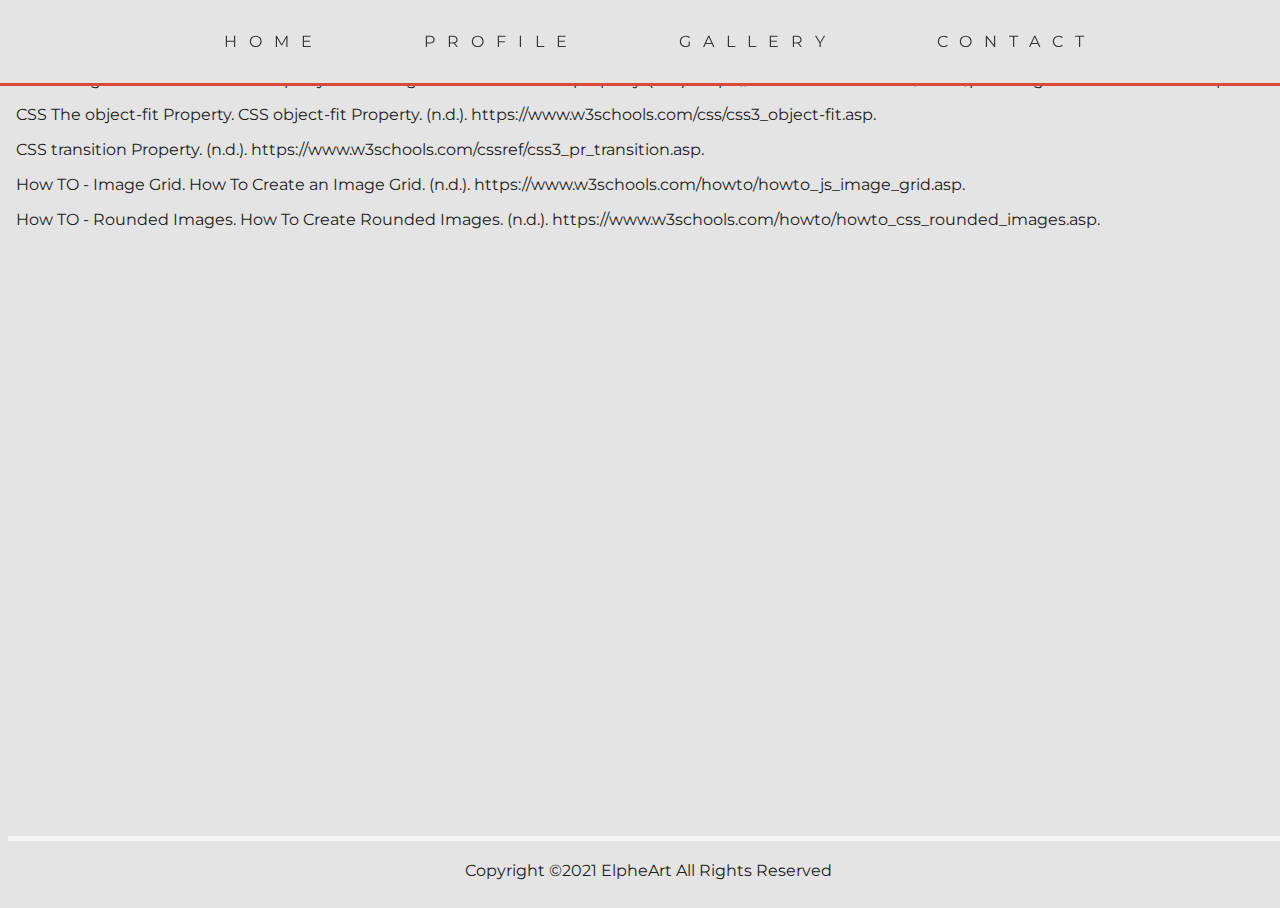
<file: citations.html>
<!DOCTYPE html>
<html lang="en">

<head>
  <meta charset="utf-8">
  <title> Citations </title>
  <link rel="preconnect" href="https://fonts.gstatic.com">
  <link href="https://fonts.googleapis.com/css2?family=Montserrat&display=swap" rel="stylesheet">
  <link rel="stylesheet" href="https://cdnjs.cloudflare.com/ajax/libs/font-awesome/4.7.0/css/font-awesome.min.css">
  <meta name="viewport" content="user-scalable=no, initial-scale=1, maximum-scale=1, minimum-scale=1, width=device-width, height=device-height, target-densitydpi=medium-dpi">
  <link href="css/main.css" rel="stylesheet">
</head>

<body>
  <div class="nav-container">
    <nav class="nav-bar" role="navigation">
      <ul>
        <li>
          <a href="index.html" class="nav-button">Home</a>
        </li>
        <li>
          <a href="about.html" class="nav-button">Profile</a>
        </li>
        <li>
          <a href="works.html" class="nav-button">Gallery</a>
        </li>
        <li>
          <a href="contact.html" class="nav-button">Contact</a>
        </li>
      </ul>
    </nav>
  </div>

  <section class="citation-list">
    <p>Spittles, C. (2012, September 28). css3 transition animation on load? Stack Overflow. https://stackoverflow.com/questions/6805482/css3-transition-animation-on-load. </p>
    <p>CSS background-attachment Property. CSS background-attachment property. (n.d.). https://www.w3schools.com/cssref/pr_background-attachment.asp. </p>
    <p>CSS The object-fit Property. CSS object-fit Property. (n.d.). https://www.w3schools.com/css/css3_object-fit.asp. </p>
    <p>CSS transition Property. (n.d.). https://www.w3schools.com/cssref/css3_pr_transition.asp. </p>
    <p>How TO - Image Grid. How To Create an Image Grid. (n.d.). https://www.w3schools.com/howto/howto_js_image_grid.asp. </p>
    <p>How TO - Rounded Images. How To Create Rounded Images. (n.d.). https://www.w3schools.com/howto/howto_css_rounded_images.asp. </p>
  </section>

  <footer id="footer">
    <div class="footer-container">
      <div class="copyright">
        <p>Copyright ©2021 ElpheArt All Rights Reserved</p>
      </div>
    </div>
  </footer>
</body>

</html>
</file>
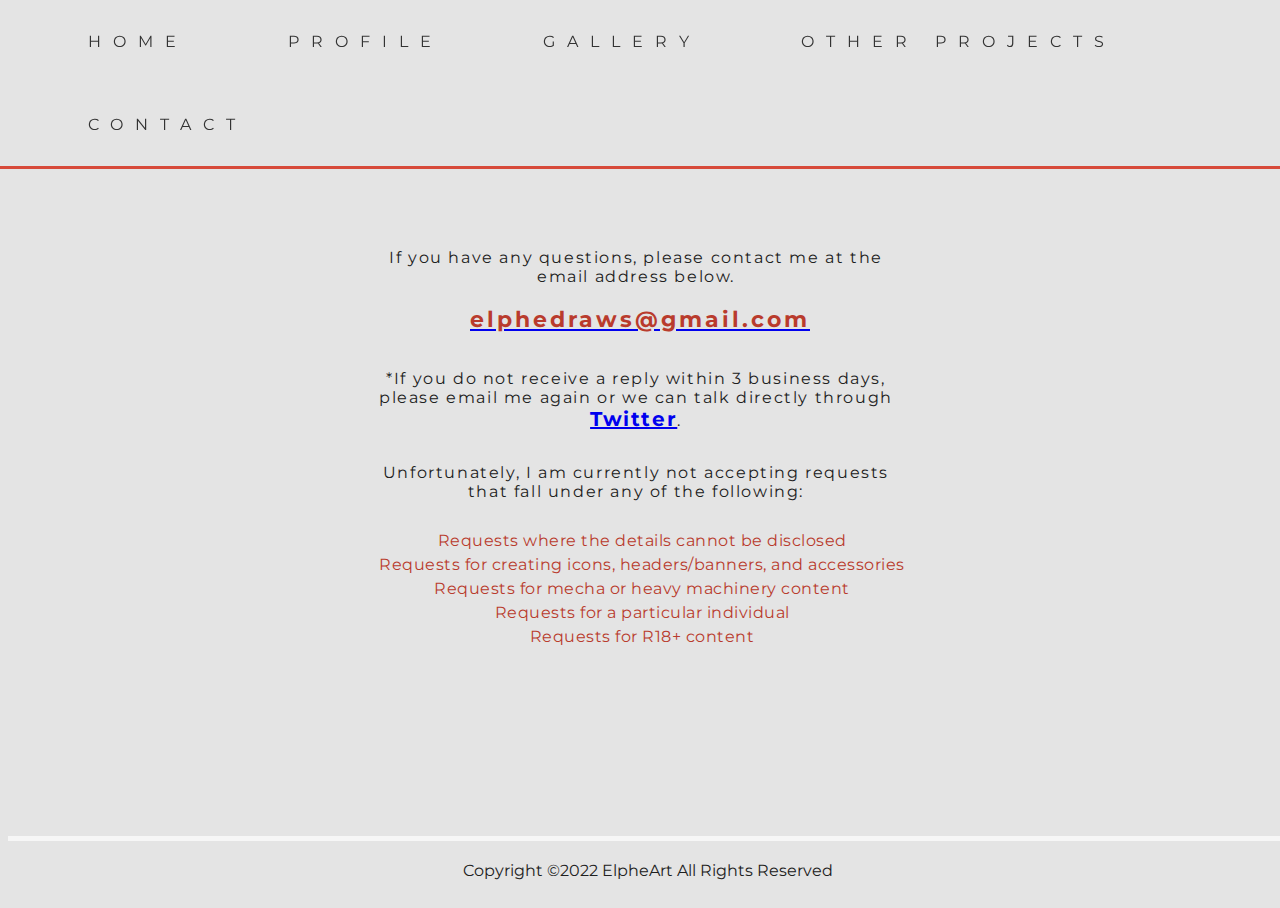
<file: contact.html>
<!DOCTYPE html>
<html lang="en">

<head>
  <meta charset="utf-8">
  <title> Contact </title>
  <link rel="preconnect" href="https://fonts.gstatic.com">
  <link href="https://fonts.googleapis.com/css2?family=Montserrat&display=swap" rel="stylesheet">
  <link rel="stylesheet" href="https://cdnjs.cloudflare.com/ajax/libs/font-awesome/4.7.0/css/font-awesome.min.css">
  <meta name="viewport" content="user-scalable=no, initial-scale=1, maximum-scale=1, minimum-scale=1, width=device-width, height=device-height, target-densitydpi=medium-dpi">
  <link href="css/main.css" rel="stylesheet">
</head>

<body>
  <div class="nav-container">
    <nav class="nav-bar">
      <ul>
        <li>
          <a href="index.html" class="nav-button">Home</a>
        </li>
        <li>
          <a href="about.html" class="nav-button">Profile</a>
        </li>
        <li>
          <a href="works.html" class="nav-button">Gallery</a>
        </li>
        <li>
          <a href="otherworks.html" class="nav-button">Other Projects</a>
        </li>
        <li>
          <a href="contact.html" class="nav-button">Contact</a>
        </li>
      </ul>
    </nav>
  </div>

  <section class="contact-container" id="contact">
    <div class="contact-content">
      <div class="contact-header">
        <h1>CONTACT</h1>
      </div>
      <div class="contact-text">
        <p class="contact-text-content">If you have any questions, please contact me at the email address below.</p>
        <a href="mailto:elphedraws@gmail.com"><p class="contact-text-email">elphedraws@gmail.com</p></a>
        <p class="contact-text-content"></p>
        <p class="contact-text-content">*If you do not receive a reply within 3 business days, please email me again or we can talk directly through
          <a class="twitter-link" href="https://twitter.com/ArtElphe">Twitter</a>.</p>
        <p class="contact-text-content" id="contentsplit">Unfortunately, I am currently not accepting requests that fall under any of the following:</p>
        <ul>
          <li>Requests where the details cannot be disclosed</li>
          <li>Requests for creating icons, headers/banners, and accessories</li>
          <li>Requests for mecha or heavy machinery content</li>
          <li>Requests for a particular individual</li>
          <li>Requests for R18+ content</li>
        </ul>
      </div>
    </div>
  </section>

  <footer id="footer">
    <div class="footer-container" id="footercontact">
      <div class="copyright">
        <p>Copyright ©2022 ElpheArt All Rights Reserved</p>
      </div>
    </div>
  </footer>
</body>

</html>
</file>
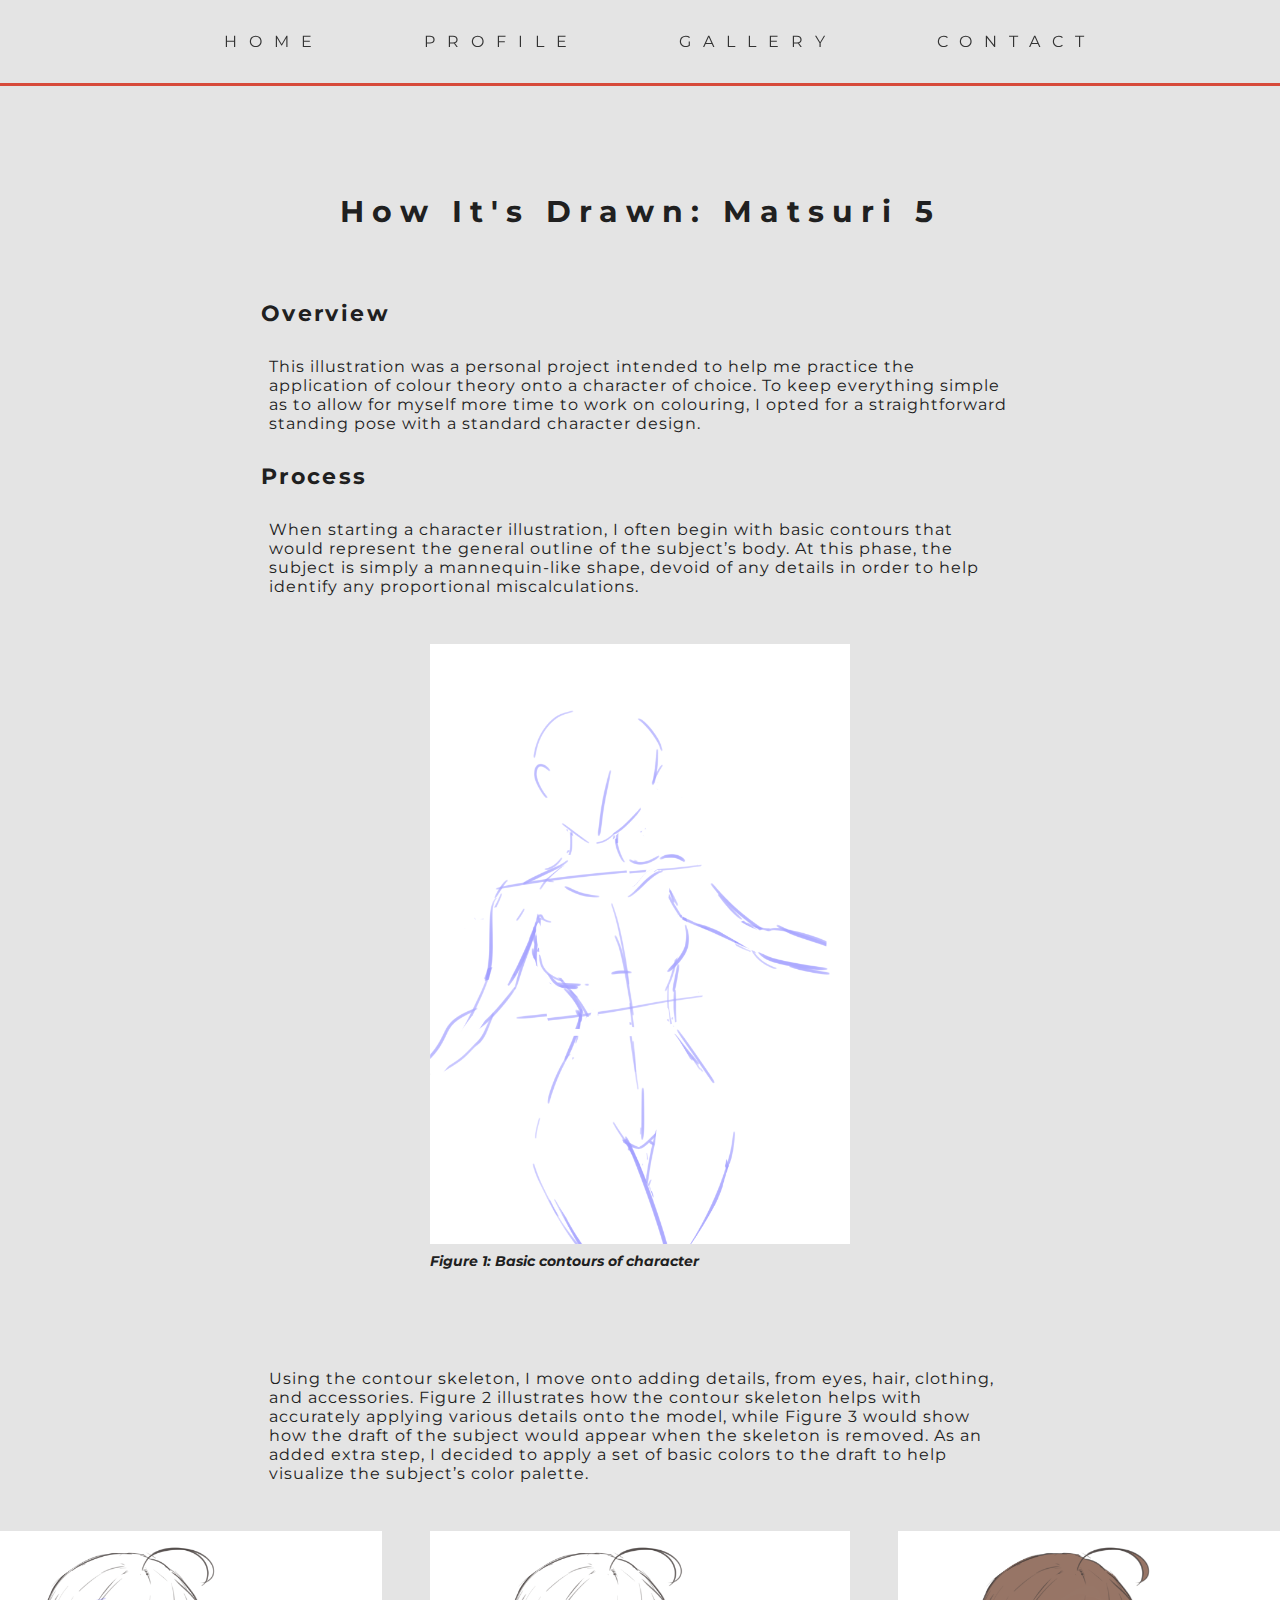
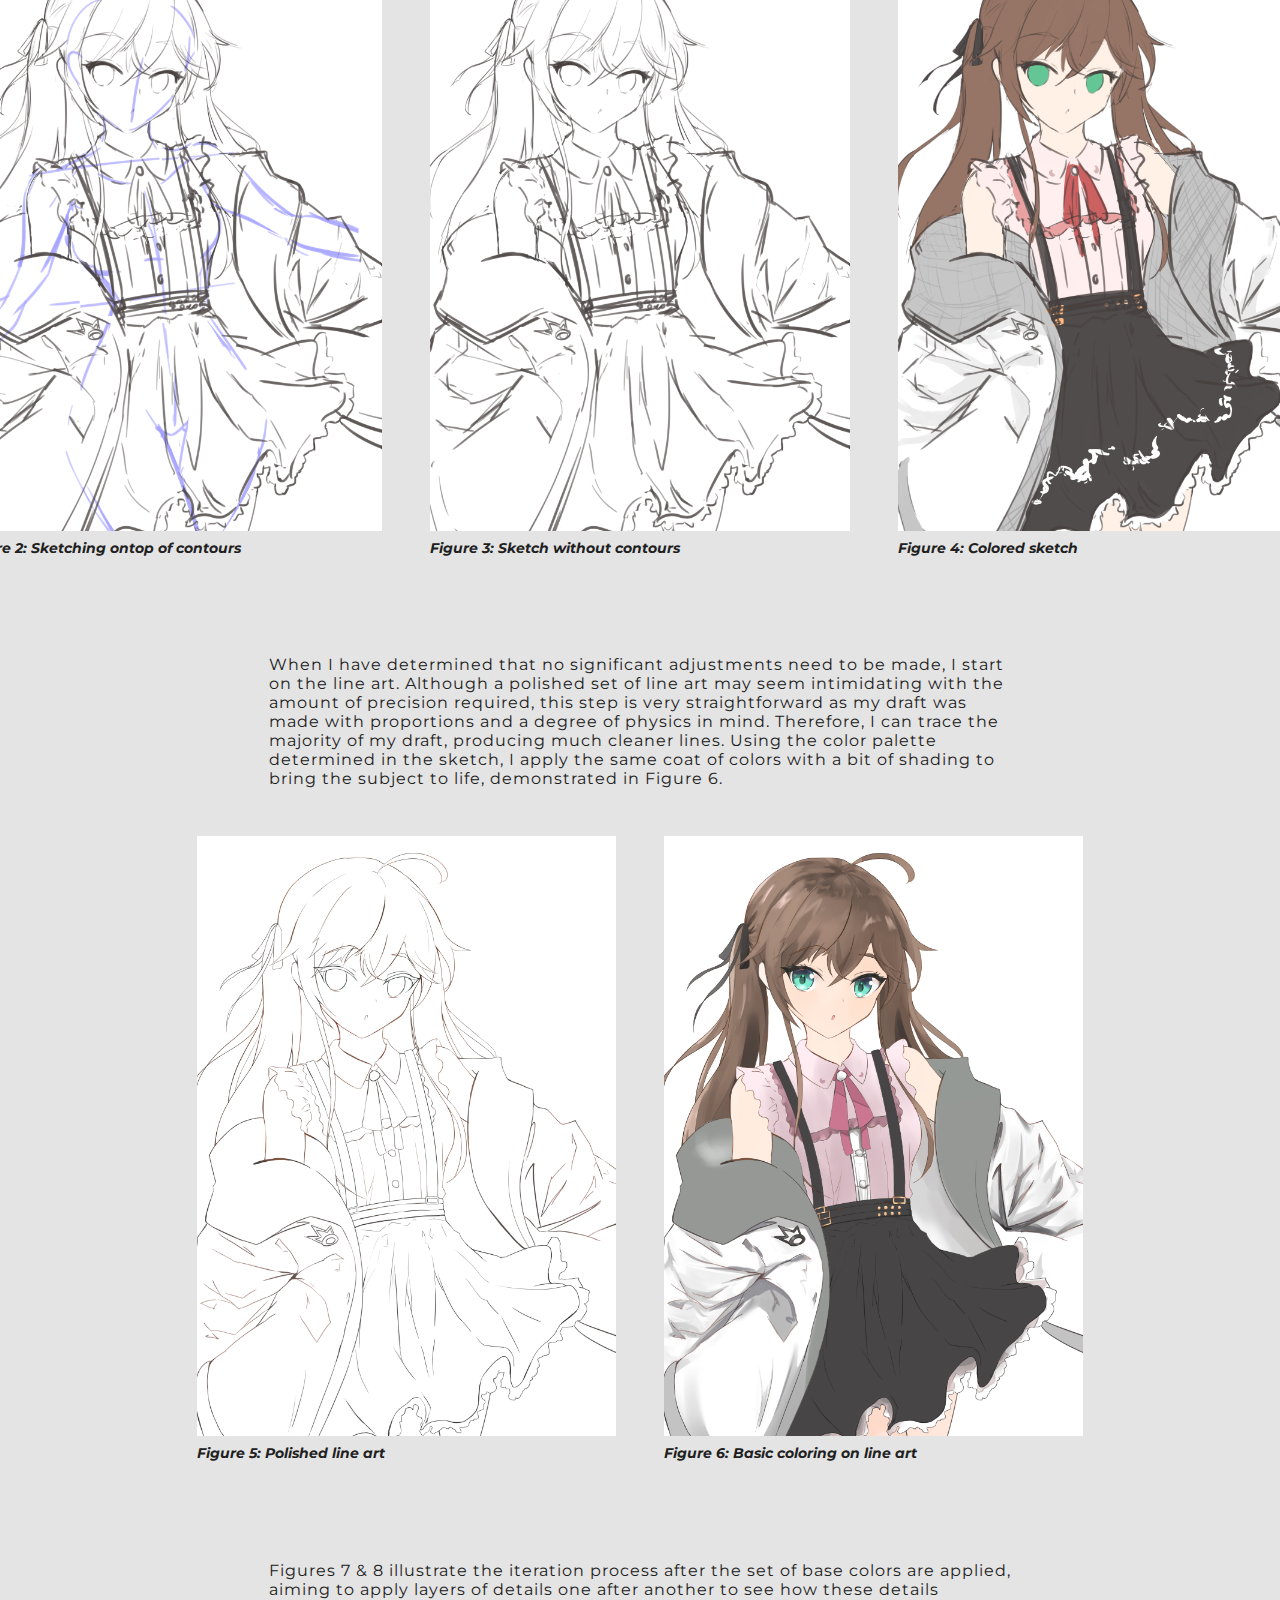
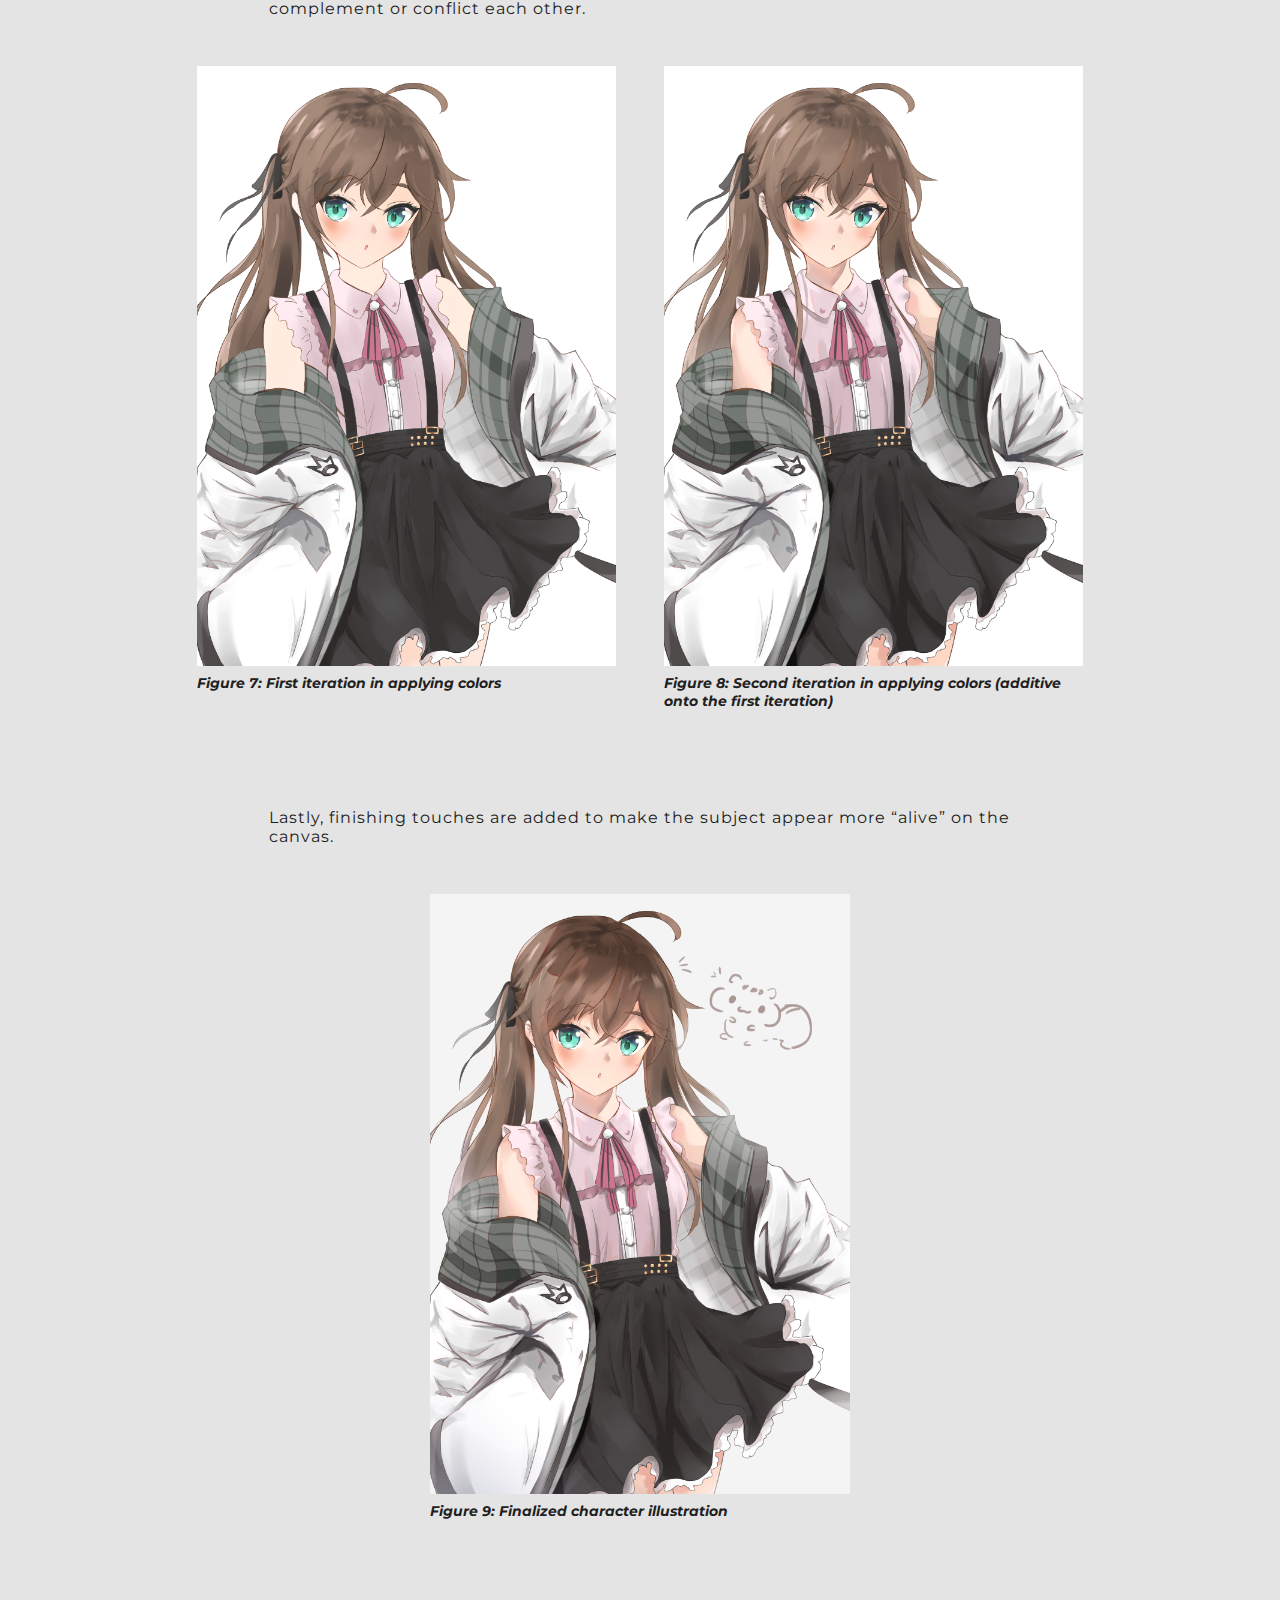
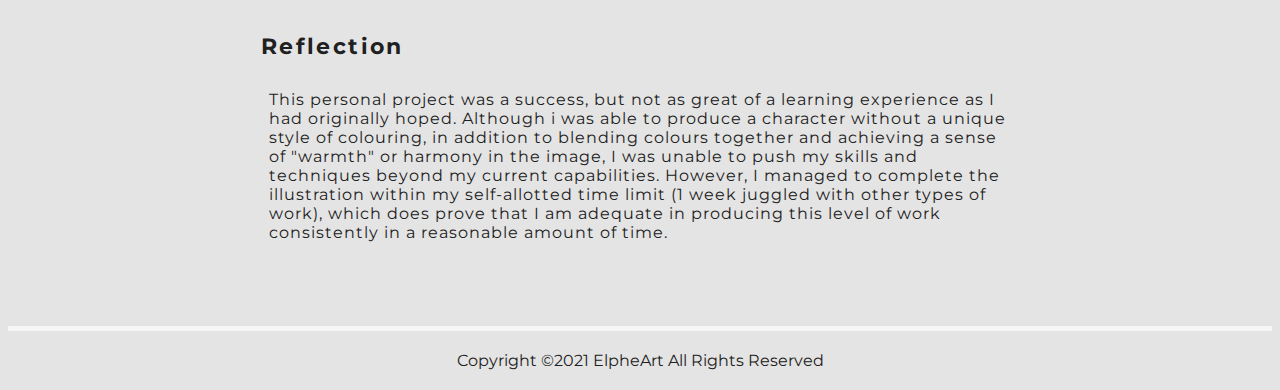
<file: process1.html>
<!DOCTYPE html>
<html lang="en">

<head>
  <meta charset="utf-8">
  <title> Process Analysis 1 </title>
  <link rel="preconnect" href="https://fonts.gstatic.com">
  <link href="https://fonts.googleapis.com/css2?family=Montserrat&display=swap" rel="stylesheet">
  <link rel="stylesheet" href="https://cdnjs.cloudflare.com/ajax/libs/font-awesome/4.7.0/css/font-awesome.min.css">
  <meta name="viewport" content="user-scalable=no, initial-scale=1, maximum-scale=1, minimum-scale=1, width=device-width, height=device-height, target-densitydpi=medium-dpi">
  <link href="css/main.css" rel="stylesheet">
</head>

<body>
  <div class="nav-container">
    <nav class="nav-bar" role="navigation">
      <ul>
        <li>
          <a href="index.html" class="nav-button">Home</a>
        </li>
        <li>
          <a href="about.html" class="nav-button">Profile</a>
        </li>
        <li>
          <a href="works.html" class="nav-button">Gallery</a>
        </li>
        <li>
          <a href="contact.html" class="nav-button">Contact</a>
        </li>
      </ul>
    </nav>
  </div>

  <section class="content-main" id="process-analysis1">
    <h2>How It's Drawn: Matsuri 5</h2>
    <h3>Overview</h3>
    <p class="intro-text">
      This illustration was a personal project intended to help me practice the application of colour theory onto a character of choice.
      To keep everything simple as to allow for myself more time to work on colouring, I opted for a straightforward standing pose with a
      standard character design.
    </p>

    <h3> Process </h3>
    <p class="content-text1">
      When starting a character illustration, I often begin with basic contours that would represent the general outline of the subject’s body.
      At this phase, the subject is simply a mannequin-like shape, devoid of any details in order to help identify any proportional miscalculations.
    </p>

    <div class="content-imageset">
      <figure class="content-imageset-sub">
        <img class="process-image" alt="basic-contours" src="img/process1/base1.png">
        <figcaption><h4>Figure 1: Basic contours of character</h4></figcaption>
      </figure>
    </div>

    <p class="content-text2">
      Using the contour skeleton, I move onto adding details, from eyes, hair, clothing, and accessories.
      Figure 2 illustrates how the contour skeleton helps with accurately applying various details onto the model, while Figure 3 would show how the draft of the subject would appear when the skeleton is removed.
      As an added extra step, I decided to apply a set of basic colors to the draft to help visualize the subject’s color palette.
    </p>

    <div class="content-imageset">
      <figure class="content-imageset-sub">
        <img class="process-image" alt="sketch-on-contours" src="img/process1/base1.5.png">
        <figcaption><h4>Figure 2: Sketching ontop of contours</h4></figcaption>
      </figure>
      <figure class="content-imageset-sub">
        <img class="process-image" alt="line-art-sketch" src="img/process1/base2.png">
        <figcaption><h4>Figure 3: Sketch without contours</h4></figcaption>
      </figure>
      <figure class="content-imageset-sub">
        <img class="process-image" alt="colored-sketch" src="img/process1/base3.png">
        <figcaption><h4>Figure 4: Colored sketch</h4></figcaption>
      </figure>
    </div>

    <p class="content-text3">
      When I have determined that no significant adjustments need to be made, I start on the line art.
      Although a polished set of line art may seem intimidating with the amount of precision required, this step is very straightforward
      as my draft was made with proportions and a degree of physics in mind. Therefore, I can trace the majority of my draft, producing much cleaner lines.
      Using the color palette determined in the sketch, I apply the same coat of colors with a bit of shading to bring the subject to life, demonstrated in Figure 6.
    </p>

    <div class="content-imageset">
      <figure class="content-imageset-sub">
        <img class="process-image" alt="line-art" src="img/process1/lineart.png">
        <figcaption><h4>Figure 5: Polished line art</h4></figcaption>
      </figure>
      <figure class="content-imageset-sub">
        <img class="process-image" alt="base-colors" src="img/process1/basecolor.png">
        <figcaption><h4>Figure 6: Basic coloring on line art</h4></figcaption>
      </figure>
    </div>

    <p class="content-text4">
      Figures 7 & 8 illustrate the iteration process after the set of base colors are applied, aiming to apply layers of details one after another to see how these details complement or conflict each other.
    </p>

    <div class="content-imageset">
      <figure class="content-imageset-sub">
        <img class="process-image" alt="detail-edits1" src="img/process1/color1.png">
        <figcaption><h4>Figure 7: First iteration in applying colors</h4></figcaption>
      </figure>
      <figure class="content-imageset-sub">
        <img class="process-image" alt="detail-edits2" src="img/process1/color2.png">
        <figcaption><h4>Figure 8: Second iteration in applying colors (additive onto the first iteration)</h4></figcaption>
      </figure>
    </div>

    <p class="content-text5">
      Lastly, finishing touches are added to make the subject appear more “alive” on the canvas.
    </p>

    <div class="content-imageset">
      <figure class="content-imageset-sub">
        <img class="process-image" alt="final-verison" src="img/process1/finish.png">
        <figcaption><h4>Figure 9: Finalized character illustration</h4></figcaption>
      </figure>
    </div>

    <h3>Reflection</h3>
    <p class="ending-text">
      This personal project was a success, but not as great of a learning experience as I had originally hoped. Although i was able to produce a character without
      a unique style of colouring, in addition to blending colours together and achieving a sense of "warmth" or harmony in the image, I was unable to push my
      skills and techniques beyond my current capabilities. However, I managed to complete the illustration within my self-allotted time limit (1 week juggled with other types of work),
      which does prove that I am adequate in producing this level of work consistently in a reasonable amount of time.
    </p>
  </section>

  <footer id="footer">
    <div class="footer-container" id="footeranalysis1">
      <div class="copyright">
        <p>Copyright ©2021 ElpheArt All Rights Reserved</p>
      </div>
    </div>
  </footer>
</body>

</html>
</file>
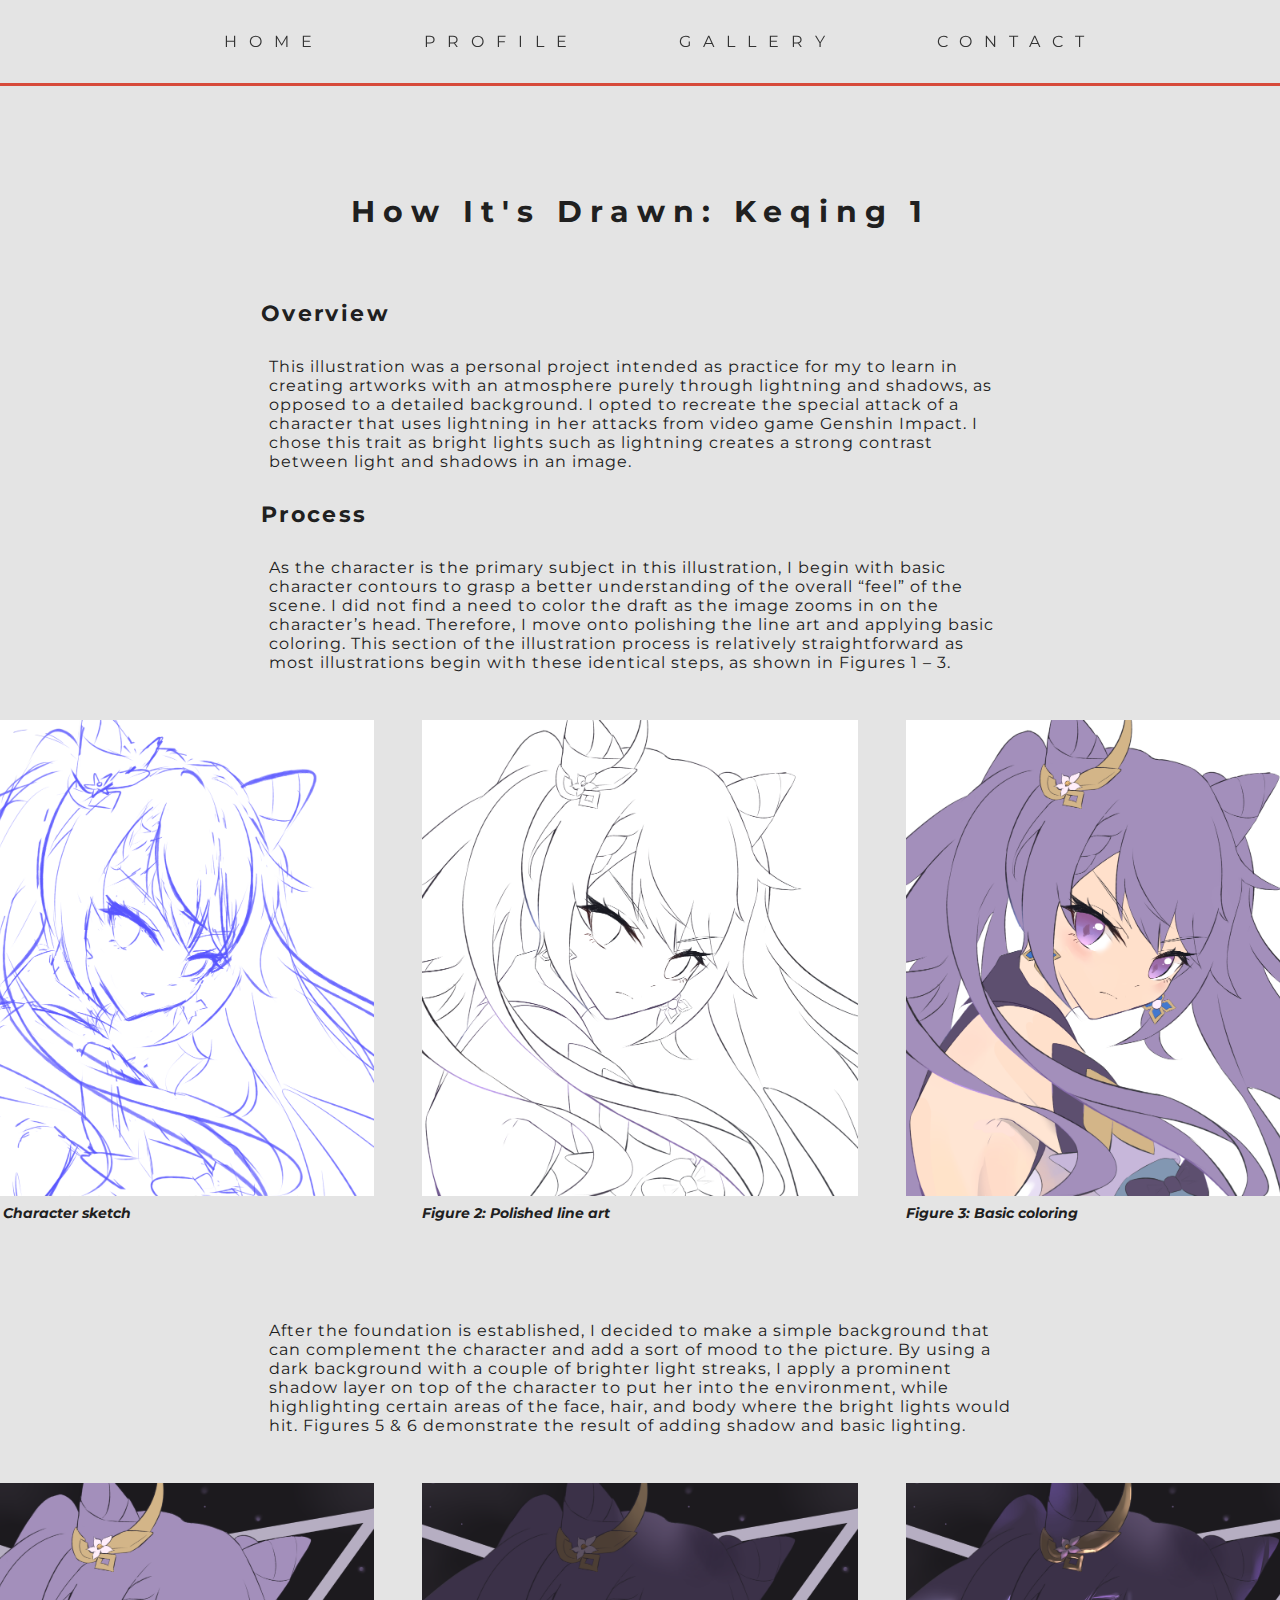
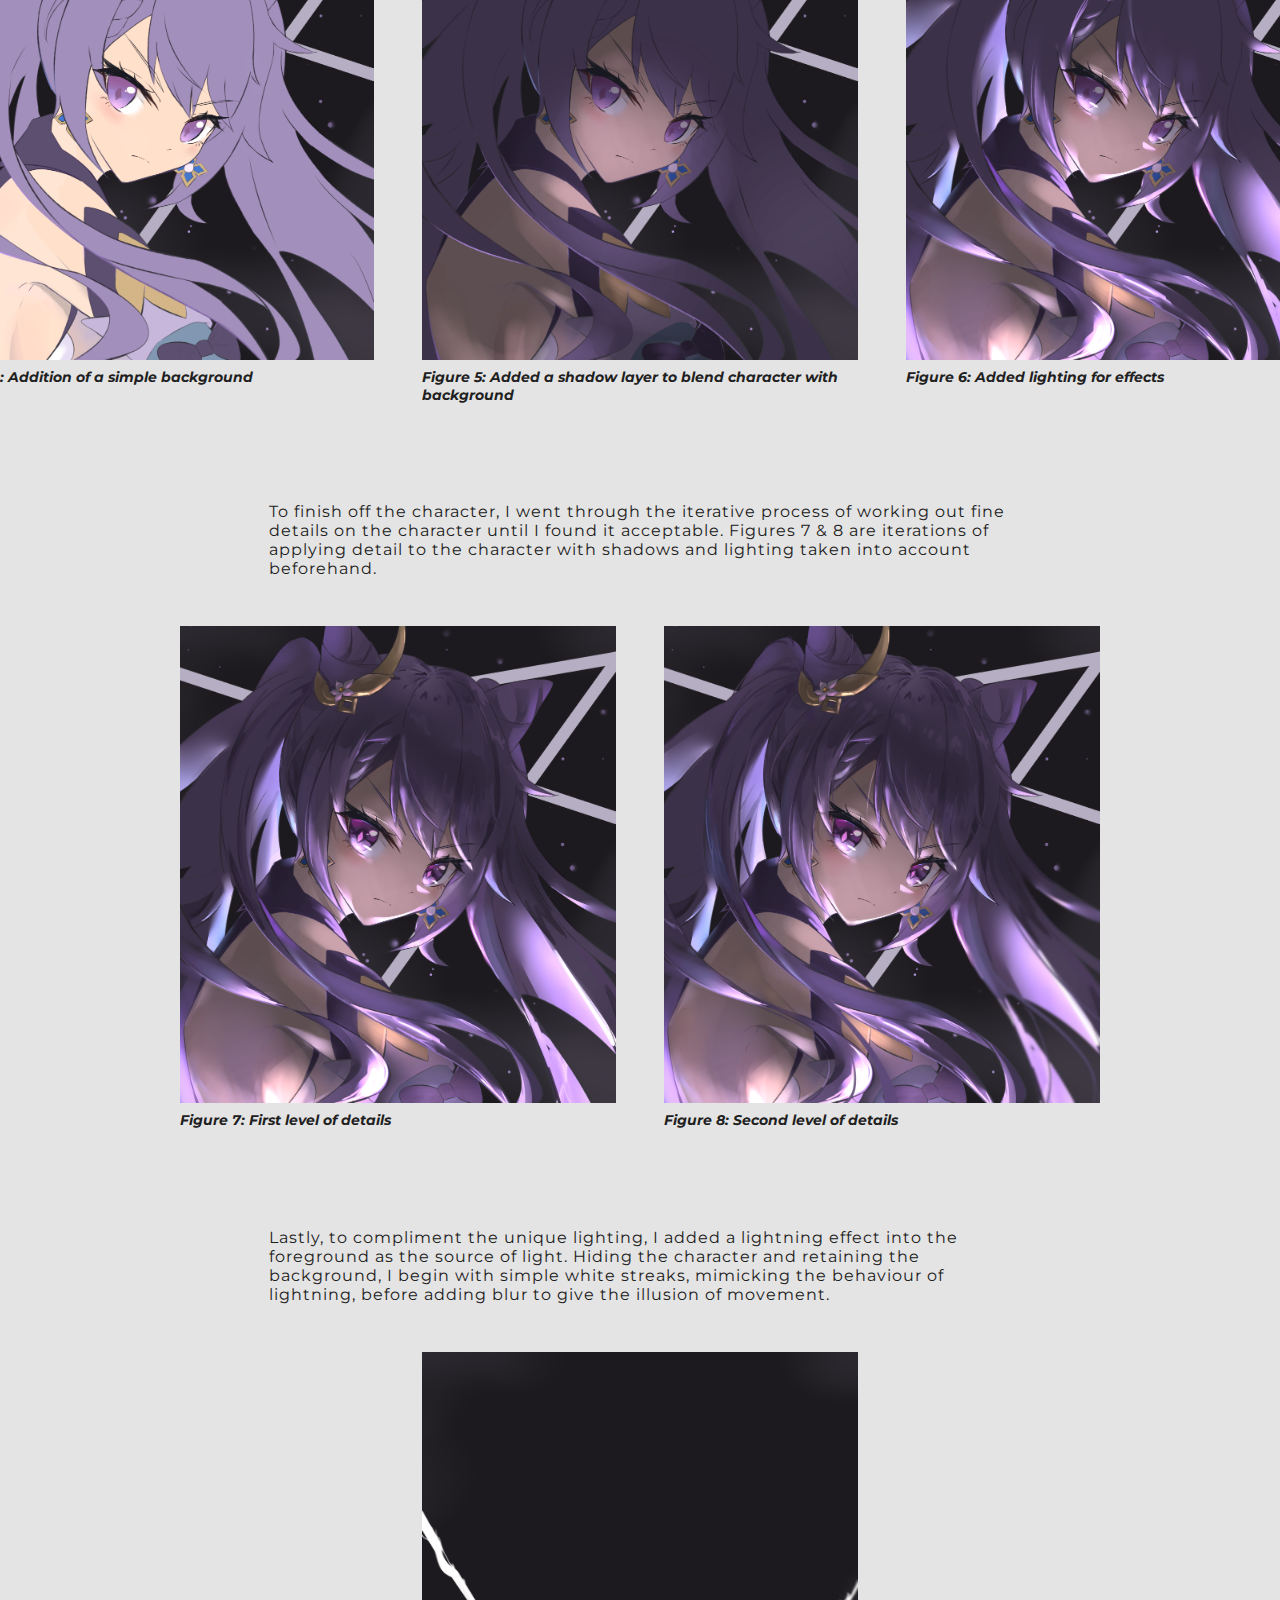
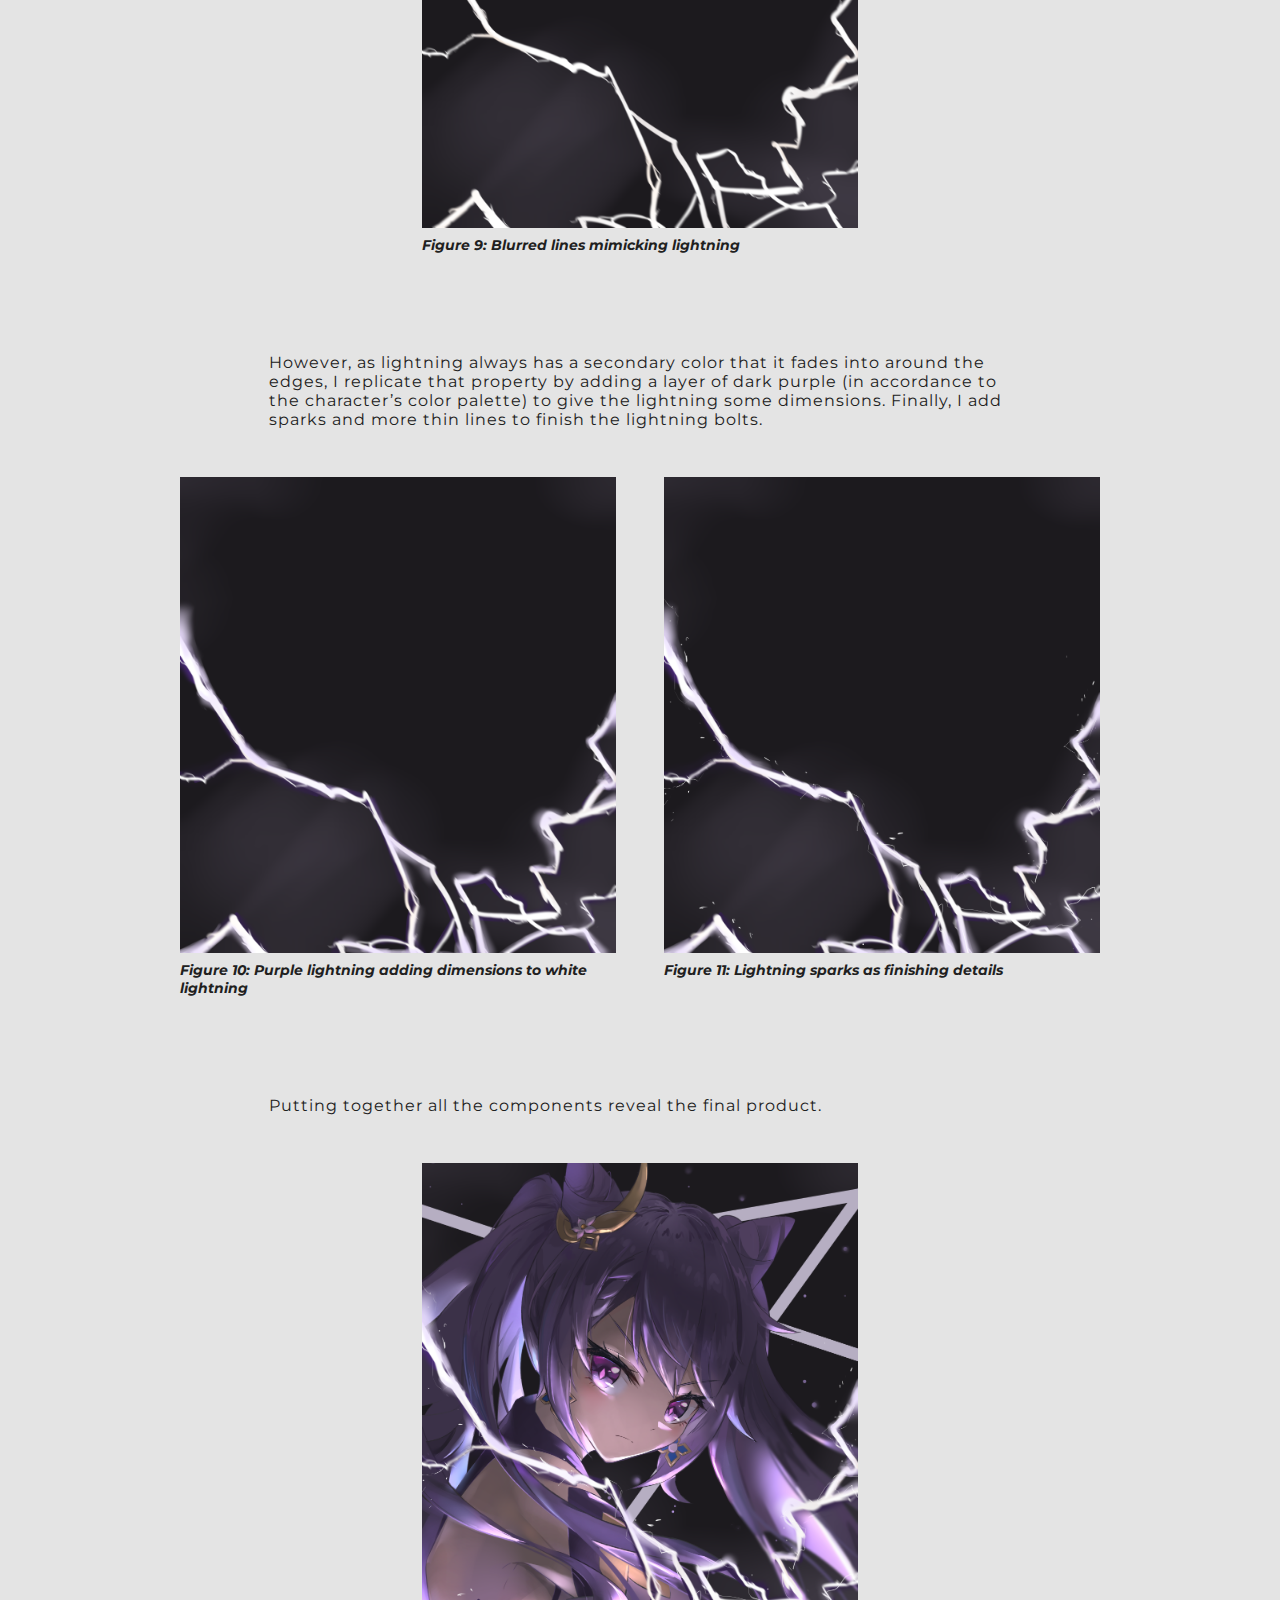
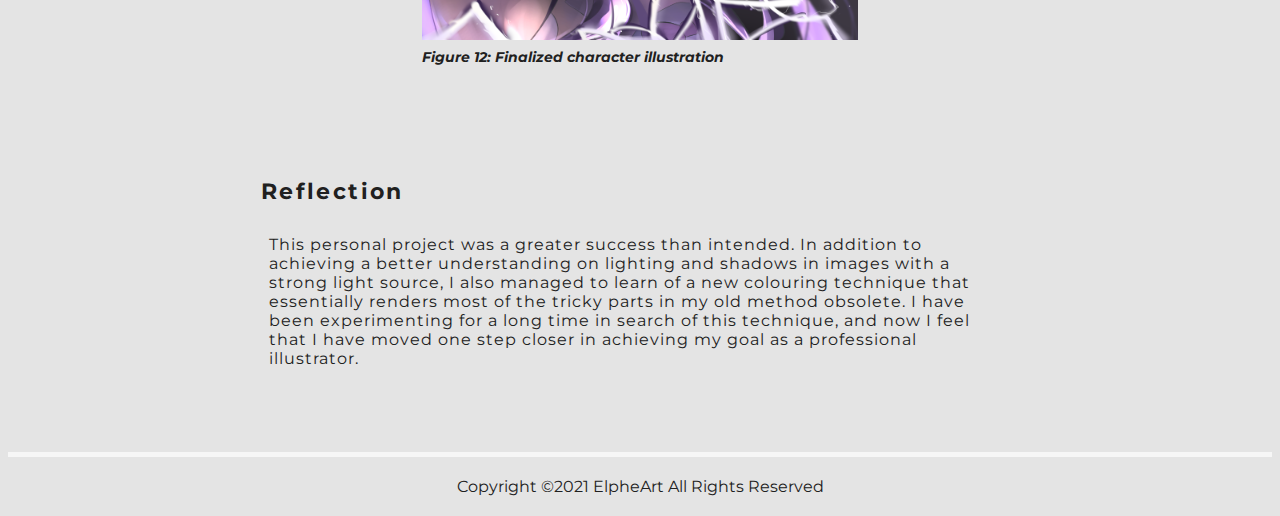
<file: process2.html>
<!DOCTYPE html>
<html lang="en">

<head>
  <meta charset="utf-8">
  <title> Process Analysis 2 </title>
  <link rel="preconnect" href="https://fonts.gstatic.com">
  <link href="https://fonts.googleapis.com/css2?family=Montserrat&display=swap" rel="stylesheet">
  <link rel="stylesheet" href="https://cdnjs.cloudflare.com/ajax/libs/font-awesome/4.7.0/css/font-awesome.min.css">
  <meta name="viewport" content="user-scalable=no, initial-scale=1, maximum-scale=1, minimum-scale=1, width=device-width, height=device-height, target-densitydpi=medium-dpi">
  <link href="css/main.css" rel="stylesheet">
</head>

<body>
  <div class="nav-container">
    <nav class="nav-bar" role="navigation">
      <ul>
        <li>
          <a href="index.html" class="nav-button">Home</a>
        </li>
        <li>
          <a href="about.html" class="nav-button">Profile</a>
        </li>
        <li>
          <a href="works.html" class="nav-button">Gallery</a>
        </li>
        <li>
          <a href="contact.html" class="nav-button">Contact</a>
        </li>
      </ul>
    </nav>
  </div>

  <section class="content-main" id="process-analysis2">
    <h2>How It's Drawn: Keqing 1</h2>
    <h3>Overview</h3>
    <p class="intro-text">
      This illustration was a personal project intended as practice for my to learn in creating artworks with an atmosphere purely through lightning and shadows, as opposed to a detailed background.
      I opted to recreate the special attack of a character that uses lightning in her attacks from video game Genshin Impact. I chose this trait as bright lights such as lightning creates a
      strong contrast between light and shadows in an image.
    </p>

    <h3> Process </h3>
    <p class="content-text1">
      As the character is the primary subject in this illustration, I begin with basic character contours to grasp a better understanding of the overall “feel” of the scene.
      I did not find a need to color the draft as the image zooms in on the character’s head. Therefore, I move onto polishing the line art and applying basic coloring.
      This section of the illustration process is relatively straightforward as most illustrations begin with these identical steps, as shown in Figures 1 – 3.
    </p>

    <div class="content-imageset">
      <figure class="content-imageset-sub">
        <img class="process-image" alt="character-sketch" src="img/process2/draft.png">
        <figcaption><h4>Figure 1: Character sketch</h4></figcaption>
      </figure>
      <figure class="content-imageset-sub">
        <img class="process-image" alt="line-art" src="img/process2/lineart.png">
        <figcaption><h4>Figure 2: Polished line art</h4></figcaption>
      </figure>
      <figure class="content-imageset-sub">
        <img class="process-image" alt="basic-colors-on-line-art" src="img/process2/basecolor.png">
        <figcaption><h4>Figure 3: Basic coloring</h4></figcaption>
      </figure>
    </div>

    <p class="content-text2">
      After the foundation is established, I decided to make a simple background that can complement the character and add a sort of mood to the picture.
      By using a dark background with a couple of brighter light streaks, I apply a prominent shadow layer on top of the character to put her into the environment,
      while highlighting certain areas of the face, hair, and body where the bright lights would hit.
      Figures 5 & 6 demonstrate the result of adding shadow and basic lighting.
    </p>

    <div class="content-imageset">
      <figure class="content-imageset-sub">
        <img class="process-image" alt="character-with-background" src="img/process2/background.png">
        <figcaption><h4>Figure 4: Addition of a simple background</h4></figcaption>
      </figure>
      <figure class="content-imageset-sub">
        <img class="process-image" alt="basic-shadow-effects" src="img/process2/shadow1.png">
        <figcaption><h4>Figure 5: Added a shadow layer to blend character with background</h4></figcaption>
      </figure>
      <figure class="content-imageset-sub">
        <img class="process-image" alt="basic-lighting-effects" src="img/process2/lighting1.png">
        <figcaption><h4>Figure 6: Added lighting for effects</h4></figcaption>
      </figure>
    </div>

    <p class="content-text3">
      To finish off the character, I went through the iterative process of working out fine details on the character until I found it acceptable.
      Figures 7 & 8 are iterations of applying detail to the character with shadows and lighting taken into account beforehand.
    </p>

    <div class="content-imageset">
      <figure class="content-imageset-sub">
        <img class="process-image" alt="first-detail-layer" src="img/process2/details1.png">
        <figcaption><h4>Figure 7: First level of details</h4></figcaption>
      </figure>
      <figure class="content-imageset-sub">
        <img class="process-image" alt="second-detail-layer" src="img/process2/details2.png">
        <figcaption><h4>Figure 8: Second level of details</h4></figcaption>
      </figure>
    </div>

    <p class="content-text4">
      Lastly, to compliment the unique lighting, I added a lightning effect into the foreground as the source of light.
      Hiding the character and retaining the background, I begin with simple white streaks, mimicking the behaviour of lightning, before adding blur to give the illusion of movement.
    </p>

    <div class="content-imageset">
      <figure class="content-imageset-sub">
        <img class="process-image" alt="lightning-base" src="img/process2/lightning1.png">
        <figcaption><h4>Figure 9: Blurred lines mimicking lightning</h4></figcaption>
      </figure>
    </div>

    <p class="content-text5">
      However, as lightning always has a secondary color that it fades into around the edges,
      I replicate that property by adding a layer of dark purple (in accordance to the character’s color palette) to give the lightning some dimensions.
      Finally, I add sparks and more thin lines to finish the lightning bolts.
    </p>

    <div class="content-imageset">
      <figure class="content-imageset-sub">
        <img class="process-image" alt="lightning-dimension" src="img/process2/lightning2.png">
        <figcaption><h4>Figure 10: Purple lightning adding dimensions to white lightning</h4></figcaption>
      </figure>
      <figure class="content-imageset-sub">
        <img class="process-image" alt="lightning-final" src="img/process2/lightning3.png">
        <figcaption><h4>Figure 11: Lightning sparks as finishing details</h4></figcaption>
      </figure>
    </div>

    <p class="content-text6">
      Putting together all the components reveal the final product.
    </p>

    <div class="content-imageset">
      <figure class="content-imageset-sub">
        <img class="process-image" alt="lightning-dimension" src="img/process2/finish.png">
        <figcaption><h4>Figure 12: Finalized character illustration</h4></figcaption>
      </figure>
    </div>

    <h3>Reflection</h3>
    <p class="ending-text">
      This personal project was a greater success than intended. In addition to achieving a better understanding on lighting and shadows in images with a strong light source,
      I also managed to learn of a new colouring technique that essentially renders most of the tricky parts in my old method obsolete. I have been experimenting for a long
      time in search of this technique, and now I feel that I have moved one step closer in achieving my goal as a professional illustrator.
    </p>
  </section>

  <footer id="footer">
    <div class="footer-container" id="footeranalysis2">
      <div class="copyright">
        <p>Copyright ©2021 ElpheArt All Rights Reserved</p>
      </div>
    </div>
  </footer>
</body>

</html>
</file>
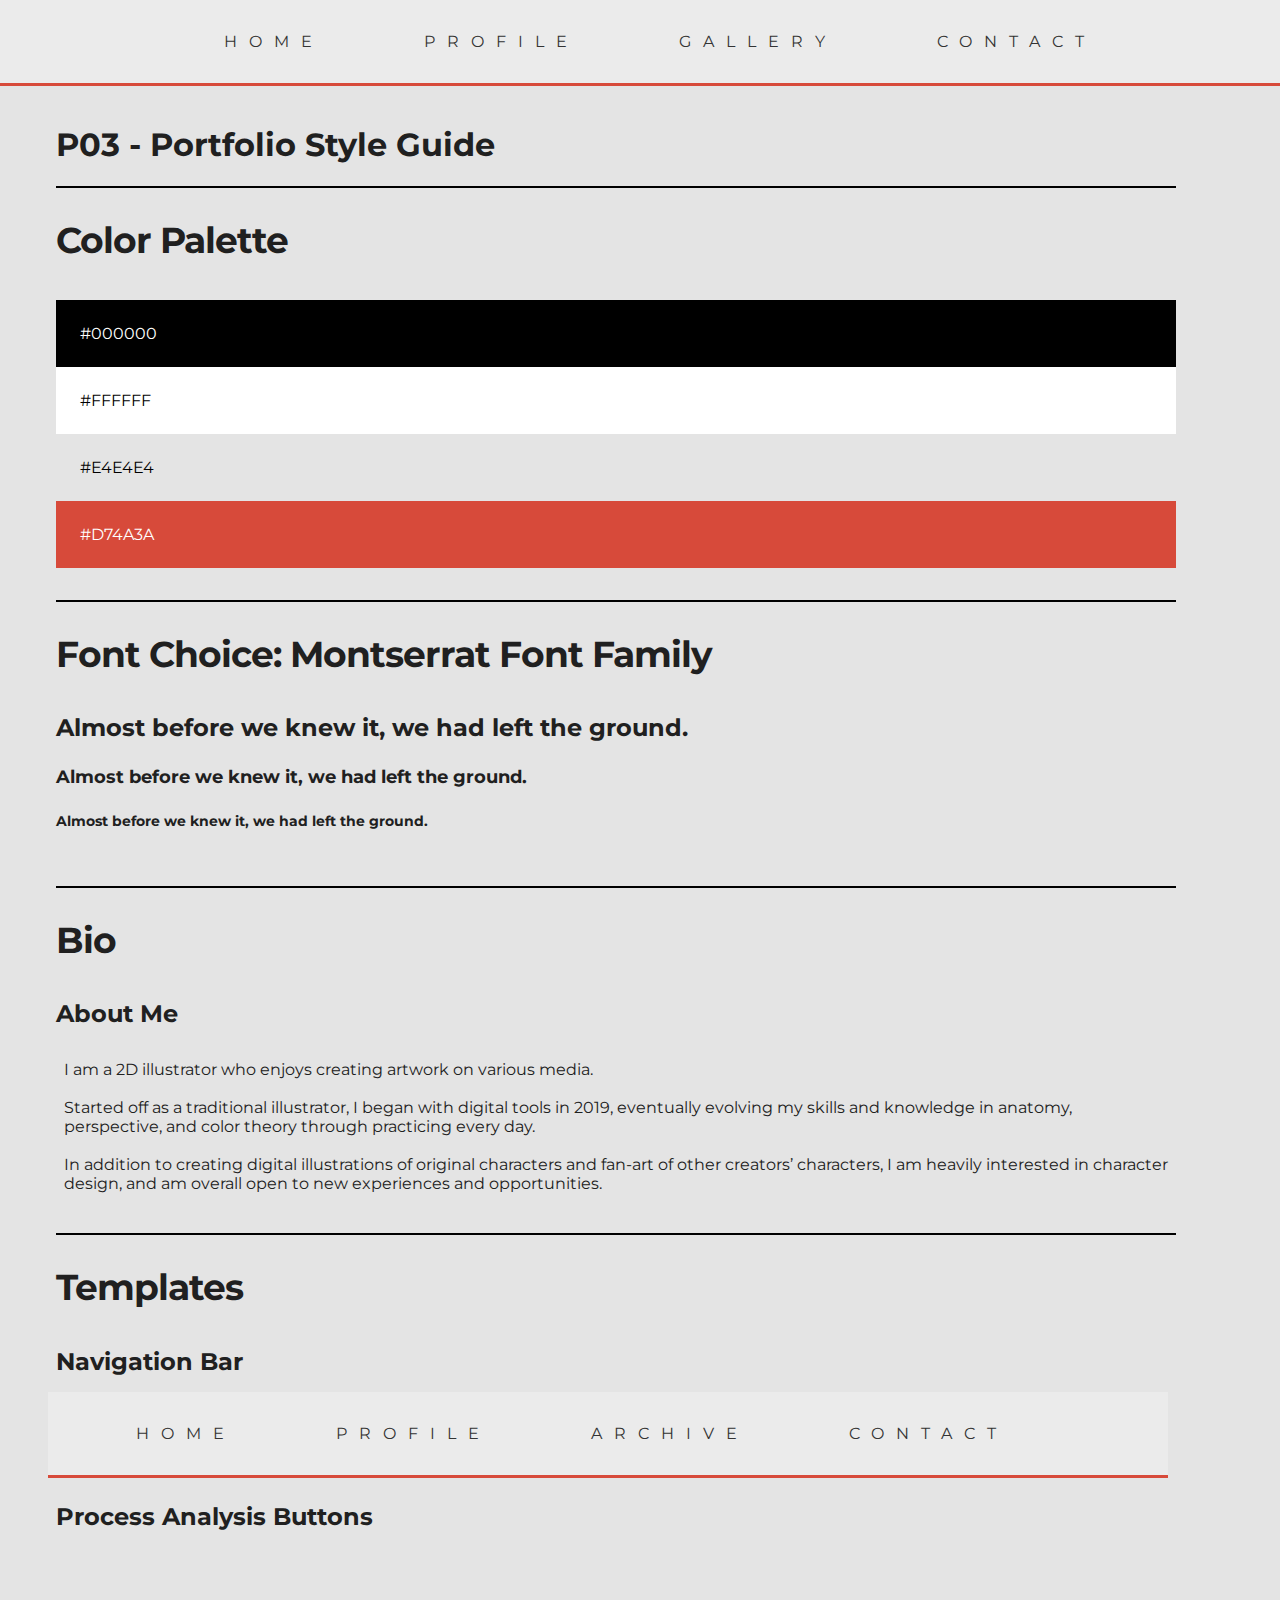
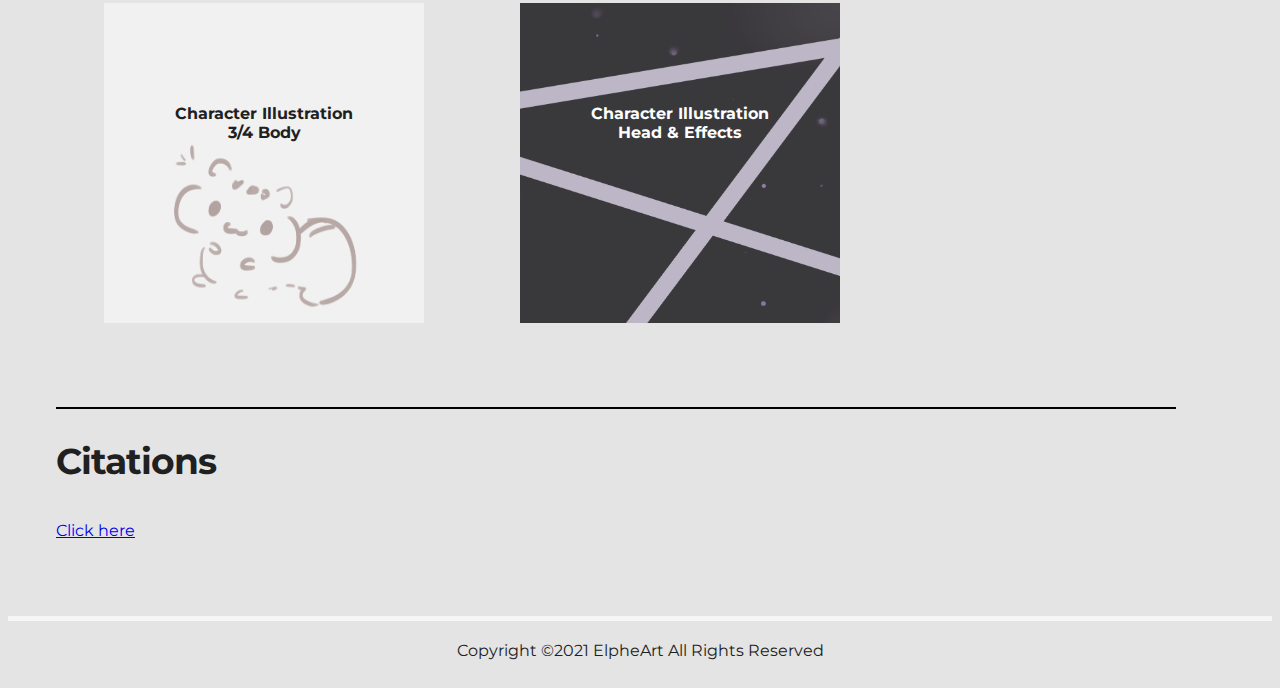
<file: StyleGuide.html>
<!DOCTYPE html>
<html lang="en">

<head>
  <meta charset="utf-8">
  <title> Portfolio </title>
  <link rel="preconnect" href="https://fonts.gstatic.com">
  <link href="https://fonts.googleapis.com/css2?family=Montserrat&display=swap" rel="stylesheet">
  <meta name="viewport" content="user-scalable=no, initial-scale=1, maximum-scale=1, minimum-scale=1, width=device-width, height=device-height, target-densitydpi=medium-dpi">
  <link href="css/styleguide.css" rel="stylesheet">
</head>

<body>
  <div class="nav-container">
    <nav class="nav-bar">
      <ul>
        <li>
          <a href="index.html">Home</a>
        </li>
        <li>
          <a href="about.html">Profile</a>
        </li>
        <li>
          <a href="works.html">Gallery</a>
        </li>
        <li>
          <a href="contact.html">Contact</a>
        </li>
      </ul>
    </nav>
  </div>

  <section class="content-container">
    <h1> P03 - Portfolio Style Guide </h1>
    <section class="element">
        <h2>Color Palette</h2>
        <div class="bar1">
          <p>#000000</p>
        </div>
        <div class="bar2">
          <p>#FFFFFF</p>
        </div>
        <div class="bar3">
          <p>#E4E4E4</p>
        </div>
        <div class="bar4">
          <p>#D74A3A</p>
        </div>
    </section>

    <section class="element">
      <h2>Font Choice: Montserrat Font Family</h2>
      <h3>Almost before we knew it, we had left the ground.</h3>
      <h4>Almost before we knew it, we had left the ground.</h4>
      <h5>Almost before we knew it, we had left the ground.</h5>
    </section>

    <section class="element">
      <h2>Bio</h2>
        <h3>About Me</h3>
        <p>
        I am a 2D illustrator who enjoys creating artwork on various media.
        <br><br>
        Started off as a traditional illustrator, I began with digital tools in 2019, eventually evolving my skills and knowledge in anatomy, perspective,
        and color theory through practicing every day.
        <br><br>
        In addition to creating digital illustrations of original characters and fan-art of other creators’ characters, I am heavily interested in character design,
        and am overall open to new experiences and opportunities.
      </p>
    </section>

    <section class="element">
      <h2>Templates</h2>
      <h3>Navigation Bar</h3>
      <div class="nav-template" id="dummy-nav">
        <nav class="nav-bar">
          <ul>
            <li>
              <a href="#home">Home</a>
            </li>
            <li>
              <a href="#about">Profile</a>
            </li>
            <li>
              <a href="#work">Archive</a>
            </li>
            <li>
              <a href="#contact">Contact</a>
            </li>
          </ul>
        </nav>
      </div>
      <h3>Process Analysis Buttons</h3>
      <div class="process-analysis">
        <a class="process-button" href="process1.html">
          <div class="process-image">
            <img src="img/process1/analysis1.png" alt="analysis1 thumbnail">
          </div>
          <span class="process-text">
            <span class="title"><b>Character Illustration</b></span>
            <span class="description"><b>3/4 Body</b></span>
          </span>
        </a>
        <a class="process-button" href="process2.html">
          <div class="process-image">
            <img src="img/process2/analysis2.png" alt="analysis2 thumbnail">
          </div>
          <span class="process-text">
            <span class="titlew"><b>Character Illustration</b></span>
            <span class="descriptionw"><b>Head & Effects</b></span>
          </span>
        </a>
      </div>
    </section>

    <section class="element">
      <h2>Citations</h2>
      <a href="citations.html">Click here</a>
    </section>
  </section>

  <footer id="footer">
    <div class="footer-container">
      <div class="copyright">
        <p>Copyright ©2021 ElpheArt All Rights Reserved</p>
      </div>
    </div>
  </footer>
</body>
</html>
</file>
<file: css/main.css>
*{box-sizing:border-box}html{height:100%}body{background-color:#E4E4E4;color:#202020;font-family:'Montserrat',sans-serif;min-height:100%;overflow-x:hidden}h1{font-size:36px;padding-bottom:0.5rem;letter-spacing:1rem}h2{font-size:30px}h3{font-size:18px}h4{font-size:14px}h5{font-size:18px;margin-bottom:0.5rem}p{width:100%;padding:0.5rem;word-wrap:break-word;display:block;margin:0}div{display:block}.nav-container{display:flex;flex-direction:row;justify-content:center;background-color:#E4E4E4;position:fixed;border-bottom:3px solid #D74A3A;width:100%;margin-top:-0.5rem;margin-left:-0.5rem;z-index:1}@media only screen and (min-width:1000px){nav li{display:inline-block;text-transform:uppercase;letter-spacing:0.75rem;padding-left:2rem;padding-right:2rem}nav ul{list-style:none;margin:0}nav li a{display:inline-block;padding:2em 1em;text-decoration:none;color:#333;-webkit-transitio:all .2s;transition:all .2s;transform:translateZ(0)}nav li a:hover{background-color:white}}@media only screen and (max-width:999px){nav li{text-transform:uppercase;letter-spacing:0.75rem}nav ul{list-style:none;margin:auto}nav li a{display:block;padding:0.5rem;text-decoration:none;color:#333;transition:all .2s;left:0;right:0}nav li a:hover{border-left:2px solid #D74A3A;background-color:white}}@keyframes FadeInOnLoad{0%{opacity:0}to{opacity:0.9}}@media only screen and (min-width:1000px){.home-page-background{display:flex;justify-content:center}.home-page-image{z-index:-1;opacity:0.9;height:1575px;width:1130px;background-image:url("http://www.sfu.ca/~lyum/iat339/Lab/IAT339_P03_KuangXian_Yum_301355872/Portfolio/img/2021/ayame3b.png");background-repeat:no-repeat;background-attachment:fixed;background-position:center top;background-size:70%;animation-duration:3s;animation-timing-function:ease-out;animation-delay:0s;animation-iteration-count:1;animation-name:FadeInOnLoad}.front-text{background-color:#D74A3A;border-bottom:3px solid #2F2E2E;border-right:3px solid #2F2E2E;position:absolute;top:70%;left:0;text-align:center;color:white;margin-left:-0.5rem;padding-bottom:1.5rem;padding-top:1rem;padding-right:3.5rem;padding-left:8.5rem;letter-spacing:5px}.title{font-size:3rem}.subtitle{font-size:1.5rem}.content-container{position:absolute;border-top:4px solid #D74A3A;border-bottom:4px solid #D74A3A;background-color:#333;padding:50px 80px;text-align:center;margin:auto;width:100%;top:120%;left:0;color:white}.content-featured{display:flex;vertical-align:top;margin-left:-2.5rem}.content-featured-images{width:20%}.content-featured-images:hover{opacity:0.7;transition:450ms;cursor:pointer}.content-featured-images img{padding:2rem;width:350px;height:500px;object-fit:cover}}@media only screen and (max-width:999px){.home-page-background{display:flex;width:2000px}.home-page-image{z-index:-1;opacity:0.9;height:1575px;width:100%;background-image:url("http://www.sfu.ca/~lyum/iat339/Lab/IAT339_P03_KuangXian_Yum_301355872/Portfolio/img/2021/ayame3b.png");background-repeat:no-repeat;background-attachment:fixed;background-position:center;background-size:100%;animation-duration:3s;animation-timing-function:ease-out;animation-delay:0s;animation-iteration-count:1;animation-name:FadeInOnLoad}.front-text{background-color:#D74A3A;border-bottom:3px solid #2F2E2E;border-right:3px solid #2F2E2E;position:absolute;top:50%;left:0;text-align:center;color:white;margin-left:-0.5rem;padding-bottom:1.5rem;padding-top:1rem;padding-right:1rem;padding-left:3rem;letter-spacing:3px}.title{font-size:1.5rem}.subtitle{font-size:0.75rem}.content-container{display:block;position:absolute;border-top:4px solid #D74A3A;border-bottom:4px solid #D74A3A;background-color:#333;padding:10px;text-align:center;margin:auto;width:100%;top:80%;margin-left:-0.5rem;color:white}.content-featured{display:block;vertical-align:top}.content-featured-images img{padding-bottom:0.25rem;width:200px;height:300px;object-fit:cover}}@keyframes expandX{0%{transform:scaleX(0)}to{transform:scaleX(1)}}.about-me-content{display:flex}.about-me-text-content{font-size:14px}.about-me-text-content-stats{font-size:18px;margin-top:2rem}.social-media li{list-style:none}.social-media li:hover{opacity:0.7}.sm-pixiv{padding:0 3rem}@media only screen and (min-width:1000px){.about-me-header{position:absolute;margin-top:6rem;left:42%}.about-me-pfp img{position:absolute;left:20%;top:16rem;border-radius:50%;animation-name:expandX;animation-timing-function:ease;animation-iteration-count:1;animation-duration:0.5s;animation-fill-mode:fowards}.about-me-text{position:absolute;margin:0px 0px 0 20rem;left:25%;top:15rem}#profile-line{height:5px;width:50rem;border-top:3px solid #D74A3A;margin-bottom:1rem;margin-top:-0.75rem}.about-me-text-content,.about-me-text-content-stats{margin-left:-0.25rem;letter-spacing:0.1rem;width:45rem;text-align:left}.social-media{display:flex;position:relative;width:100%;top:35rem;left:20%}}@media only screen and (max-width:999px){.about-me-header{position:absolute;margin-top:6rem;top:4rem;left:4rem}.about-me-pfp img{position:absolute;left:3rem;top:16rem;border-radius:50%}.about-me-text{position:absolute;width:350px;left:0;top:50%;padding-top:10rem;padding-left:1.5rem}#profile-line{height:5px;width:18rem;border-top:3px solid #D74A3A;margin-bottom:1rem;margin-top:-0.75rem}.about-me-text-content,.about-me-text-content-stats{margin-left:-0.25rem;letter-spacing:0.1rem;text-align:left}.social-media{display:flex;position:relative;width:100%;bottom:-73rem;left:15%}}@keyframes worksLoad{0%{transform:translateY(-10%);opacity:0}to{transform:translateY(0);opacity:1}}.works-container{display:flex;justify-content:center}.works-content{margin-top:12.5rem;padding:0 3rem}.works-image{width:100px}.works-image:hover{opacity:0.7;transition:450ms;cursor:pointer}@media only screen and (min-width:1000px){.works-header{position:absolute;margin-top:6rem}.row{display:flex;flex-wrap:wrap;padding:0 2px;margin-bottom:1rem;width:100%}.year-line{height:5px;width:8rem;border-top:3px solid #D74A3A;margin:-1.25rem 0 1rem 0}.otherP-line{height:5px;width:18rem;border-top:3px solid #D74A3A;margin:-1.25rem 0 1rem 0}.container-2022{margin-bottom:5rem}.container-2021{margin-bottom:5rem}.container-2020{margin-bottom:3rem}.otherP-image{position:relative;width:50%;padding:1.5rem}.otherP-image:hover{opacity:0.7;transition:450ms;cursor:pointer}.otherP{justify-content:left}.works-image{position:relative;width:20%;padding:0 0.5rem}.works-image img{height:35rem;object-fit:cover}.process-container{display:flex;justify-content:center}#amber1{animation-name:worksLoad;animation-timing-function:ease-out;animation-iteration-count:1;animation-duration:0.8s;animation-fill-mode:backwards;transform:translateZ(0);animation-delay:500ms;object-position:80% 0%}#ayaka1{animation-name:worksLoad;animation-timing-function:ease-out;animation-iteration-count:1;animation-duration:0.8s;animation-fill-mode:backwards;transform:translateZ(0);animation-delay:750ms;object-position:32% 0%}#lumine2{animation-name:worksLoad;animation-timing-function:ease-out;animation-iteration-count:1;animation-duration:0.8s;animation-fill-mode:backwards;transform:translateZ(0);animation-delay:1000ms}#fubuki3{animation-name:worksLoad;animation-timing-function:ease-out;animation-iteration-count:1;animation-duration:0.8s;animation-fill-mode:backwards;transform:translateZ(0);animation-delay:1250ms}#rio1{animation-name:worksLoad;animation-timing-function:ease-out;animation-iteration-count:1;animation-duration:0.8s;animation-fill-mode:backwards;transform:translateZ(0);animation-delay:1500ms}#fubuki2{animation-name:worksLoad;animation-timing-function:ease-out;animation-iteration-count:1;animation-duration:0.8s;animation-fill-mode:backwards;transform:translateZ(0);animation-delay:1750ms}#ayame4{animation-name:worksLoad;animation-timing-function:ease-out;animation-iteration-count:1;animation-duration:0.8s;animation-fill-mode:backwards;transform:translateZ(0);animation-delay:2000ms}#kokomi1{animation-name:worksLoad;animation-timing-function:ease-out;animation-iteration-count:1;animation-duration:0.8s;animation-fill-mode:backwards;transform:translateZ(0);animation-delay:2250ms}#towa4{animation-name:worksLoad;animation-timing-function:ease-out;animation-iteration-count:1;animation-duration:0.8s;animation-fill-mode:backwards;transform:translateZ(0);animation-delay:2500ms;object-position:15% 0%}#keqing2{animation-name:worksLoad;animation-timing-function:ease-out;animation-iteration-count:1;animation-duration:0.8s;animation-fill-mode:backwards;transform:translateZ(0);animation-delay:2750ms;object-position:92% 0%}#hutao1{animation-name:worksLoad;animation-timing-function:ease-out;animation-iteration-count:1;animation-duration:0.8s;animation-fill-mode:backwards;transform:translateZ(0);animation-delay:3000ms}#yae1{animation-name:worksLoad;animation-timing-function:ease-out;animation-iteration-count:1;animation-duration:0.8s;animation-fill-mode:backwards;transform:translateZ(0);animation-delay:3250ms}#mumei1{animation-name:worksLoad;animation-timing-function:ease-out;animation-iteration-count:1;animation-duration:0.8s;animation-fill-mode:backwards;transform:translateZ(0);animation-delay:3500ms;object-position:20% 0%}#fubuki1{animation-name:worksLoad;animation-timing-function:ease-out;animation-iteration-count:1;animation-duration:0.8s;animation-fill-mode:backwards;transform:translateZ(0);animation-delay:3750ms}#watame4{animation-name:worksLoad;animation-timing-function:ease-out;animation-iteration-count:1;animation-duration:0.8s;animation-fill-mode:backwards;transform:translateZ(0);animation-delay:4000ms;object-position:13% 0%}#frostnova1{object-position:75% 0%}#watame2{object-position:12% 0%}#amberfront{object-position:80% 0%}#fubukifront{object-position:50% 15%}}@media only screen and (max-width:999px){.works-header{position:absolute;margin-top:6rem;top:4rem;left:4rem}.works-content h2{text-align:center;margin-top:5rem;font-size:24px}.row{display:block;flex-wrap:wrap;padding:0 2px;margin-bottom:1rem;width:100%}.year-line{height:5px;width:12rem;border-top:3px solid #D74A3A;margin:-0.5rem 0 1.25rem 4rem}.container-2021{margin-bottom:-1.75rem}.works-image{position:relative;padding:0 0.5rem}.works-image img{height:25rem;object-fit:scale-down}}.process-button{margin:3rem;overflow:hidden}.process-image img{width:20rem;height:20rem;opacity:0.85}.process-text{position:absolute;transform:translateY(-20.25em);width:20rem;height:20rem;display:flex;flex-direction:column;justify-content:center;text-align:center}.process-text:hover{box-shadow:0 4px 8px 2px black;transition-duration:600ms}.process-title,.process-title,.process-titlew{margin-top:-5rem;color:#202020;font-family:'Montserrat',sans-serif;font-size:20px;margin-bottom:0.75rem}.process-description{color:#202020}.process-descriptionw,.process-titlew{color:#FFF}#process-analysis1 p,#process-analysis2 p{letter-spacing:1px}#process-analysis1 h4,#process-analysis2 h4{margin-top:0.25rem;font-style:italic}@media only screen and (min-width:1000px){#process-analysis1,#process-analysis2{display:flex;flex-direction:column;align-content:center}#process-analysis1,#process-analysis2{padding:10rem 20% 2rem 20%}#process-analysis1 h2,#process-analysis2 h2{text-align:center;letter-spacing:0.5rem;margin-bottom:3rem}#process-analysis1 h3,#process-analysis2 h3{font-size:22px;letter-spacing:0.15rem}#process-analysis1 .content-imageset,#process-analysis2 .content-imageset{display:flex;justify-content:center;align-content:center;margin:1rem;margin-bottom:3rem}#process-analysis1 .content-imageset-sub,#process-analysis2 .content-imageset-sub{margin:1.5rem}#process-analysis1 img{width:419.4px;height:600px}#process-analysis2 img{width:436px;height:476.6px}}@media only screen and (max-width:999px){#process-analysis1,#process-analysis2{display:flex;flex-direction:column;align-content:center}#process-analysis1,#process-analysis2{padding-top:10rem}#process-analysis1 h2,#process-analysis2 h2{text-align:center;letter-spacing:0.5rem;margin-bottom:3rem}#process-analysis1 h3,#process-analysis2 h3{font-size:22px;letter-spacing:0.15rem}#process-analysis1 .content-imageset,#process-analysis2 .content-imageset{width:auto;display:inline-block}#process-analysis1 .content-imageset img,#process-analysis2 .content-imageset img{width:100%;height:auto}}.contact-content{display:flex;justify-content:center}.contact-text-content{margin-left:-0.25rem;max-width:35rem;letter-spacing:0.1rem;padding-bottom:0.75rem}#contentsplit{margin-top:0.75rem}.contact-text-email{font-size:22px;font-weight:bold;letter-spacing:3px;color:#B93B2D}.contact-text ul{list-style:none}.contact-text li{padding:0.15rem;color:#B93B2D;letter-spacing:0.5px;margin-left:-2.25rem}.twitter-link{font-weight:bold;font-size:20px}@media only screen and (min-width:1000px){.contact-header{position:absolute;margin-top:6rem}.contact-text{position:absolute;text-align:center;top:15rem}}@media only screen and (max-width:999px){.contact-header{position:absolute;margin-top:10rem}.contact-text{position:absolute;text-align:center;top:19rem}}.citation-container{display:block}.citation-header{text-align:center;padding:8rem 0 3rem 0}footer{display:block}@media only screen and (min-width:1000px){.footer-container{position:absolute;padding:2em 0;margin-left:auto;margin-right:auto;width:100%;bottom:0;overflow:hidden}#footerindex{position:relative;bottom:-16.5rem}#footerworks{position:relative;bottom:-205%}#footeranalysis1,#footeranalysis2{position:relative;bottom:-455%}.copyright{margin-top:0.75em;padding-top:0.75em;margin-bottom:-1.25rem;border-top:5px solid #F6F6F6;text-align:center}}@media only screen and (max-width:999px){#footerindex{position:relative;width:100%;bottom:-45rem}#footerabout{position:absolute;padding:2rem 0;margin-left:-0.5rem;width:100%;bottom:-35rem;overflow:hidden}#footeranalysis1,#footeranalysis2{margin-top:2rem}#footercontact{position:absolute;padding:2rem 0;margin-left:-0.5rem;width:100%;bottom:-10rem;overflow:hidden}.copyright{margin-top:0.75em;padding-top:0.75em;margin-bottom:-1.25rem;border-top:5px solid #F6F6F6;text-align:center}}
</file>
<file: css/styleguide.css>
/* Transferable CSS below */
* {
  box-sizing: border-box;
}

body {
  background-color: #E4E4E4;
  color: #202020;
  font-family: 'Montserrat', sans-serif;
  overflow-x: hidden;
}

h2 {
  font-size: 36px;
  padding-bottom: 0.5rem;
  letter-spacing: -1px;
}

h3 {
  font-size: 24px;
}

h4 {
  font-size: 18px;
}

h5 {
  font-size: 14px;
}

p {
  width: 100%;
  padding: 0.5rem;
  word-wrap: break-word;
  display: block;
  margin: 0;
}

.nav-container {
  display: flex;
  flex-direction: row;
  justify-content: center;
  background-color: #EBEBEB;
  position: fixed;
  border-bottom: 3px solid  #D74A3A;
  width: 100%;
  margin-top: -0.5rem;
  margin-left: -0.5rem;
  z-index: 1;
}

nav li {
  display: inline-block;
  text-transform: uppercase;
  letter-spacing: 0.75rem;
  padding-left: 2rem;
  padding-right: 2rem;
}

nav ul {
  list-style: none;
  margin: 0;
}

nav li a {
  display: inline-block;
  padding: 2em 1em;
  text-decoration: none;
  color: #333;
  -webkit-transition: all .2s;
  transition: all .2s;
}

nav li a:hover {
  background-color:white;
}

@media only screen and (max-width:999px){
  nav li {
    text-transform: uppercase;
    letter-spacing: 0.75rem;
  }

  nav ul {
    list-style: none;
    margin: auto;
  }

  nav li a {
    display: block;
    padding: 0.5rem;
    text-decoration: none;
    color: #333;
    -webkit-transition: all .2s;
    transition: all .2s;
    left:0;
    right: 0;
  }

  nav li a:hover {
    border-left: 2px solid #D74A3A;
    background-color: white;
  }

}

.process-analysis {
  display: flex;
}

.process-button{
  margin: 3rem;
  overflow: hidden;
}

.process-image img {
  width: 20rem;
  height: 20rem;
  opacity: 0.85;
}

.process-text {
  position: absolute;
  transform: translateY(-20.25em);
  width: 20rem;
  height: 20rem;
  display: flex;
  flex-direction: column;
  justify-content: center;
  text-align: center;
}

.process-text:hover {
  box-shadow: 0 4px 8px 2px rgb(0 0 0);
  transition-duration: 600ms;
}

.title, .titlew{
  margin-top: -5rem;
  color: #202020;
  font-family: 'Montserrat', sans-serif;
}

.description {
  color: #202020;
}

.titlew, .descriptionw {
  color: #FFF;
}
@media only screen and (max-width:999px){
  h1{
    margin-left: -2rem;
    margin-top: 5rem;
  }

  .element{
    margin-left: -2rem;
    margin-top: 4rem;
  }

  .process-analysis {
    display: block;
    left: 0;
  }
}

footer {
  display: block;
  padding: 2em 0;
  margin-left: auto;
  margin-right: auto;
  width: 100%;
}

.copyright {
  margin-top: 0.75em;
  padding-top: 0.75em;
  margin-bottom: -1.25em;
  padding-bottom: -1.25em;
  border-top: 5px solid #F6F6F6;
  text-align: center;
}
/* End of transferable CSS */

/* Style Guide specific CSS below */
.content-container {
  padding-top: 6rem;
  margin-left: 3rem;
  margin-right: 6rem;
}

.element {
  padding-bottom: 2rem;
  border-top-width: 0.15rem;
  border-top-style: solid;
  border-top-color: black;
}

.bar1 {
  padding: 1rem;
  background-color: black;
  color: white;
}

.bar2 {
  padding: 1rem;
  background-color: white;
  color: black;
}

.bar3 {
  padding: 1rem;
  background-color: #E4E4E4;
  color: black;
}

.bar4 {
  padding: 1rem;
  background-color: #D74A3A;
  color: white;
}

.nav-template {
  flex-direction: row;
  justify-content: center;
  background-color: #EBEBEB;
  border-bottom: 3px solid  #D74A3A;
  width: 100%;
  margin-top: -0.5rem;
  margin-left: -0.5rem;
}

@media only screen and (max-width: 999px){
  .nav-template {
    flex-direction: row;
    background-color: #EBEBEB;
    border-bottom: 3px solid  #D74A3A;
    width: 100%;
    margin-top: -0.5rem;
    margin-left: -0.5rem;
  }
}

.nav-template:hover{
  background-color:white;
}
/* End of Style Guide specific CSS */
</file>
